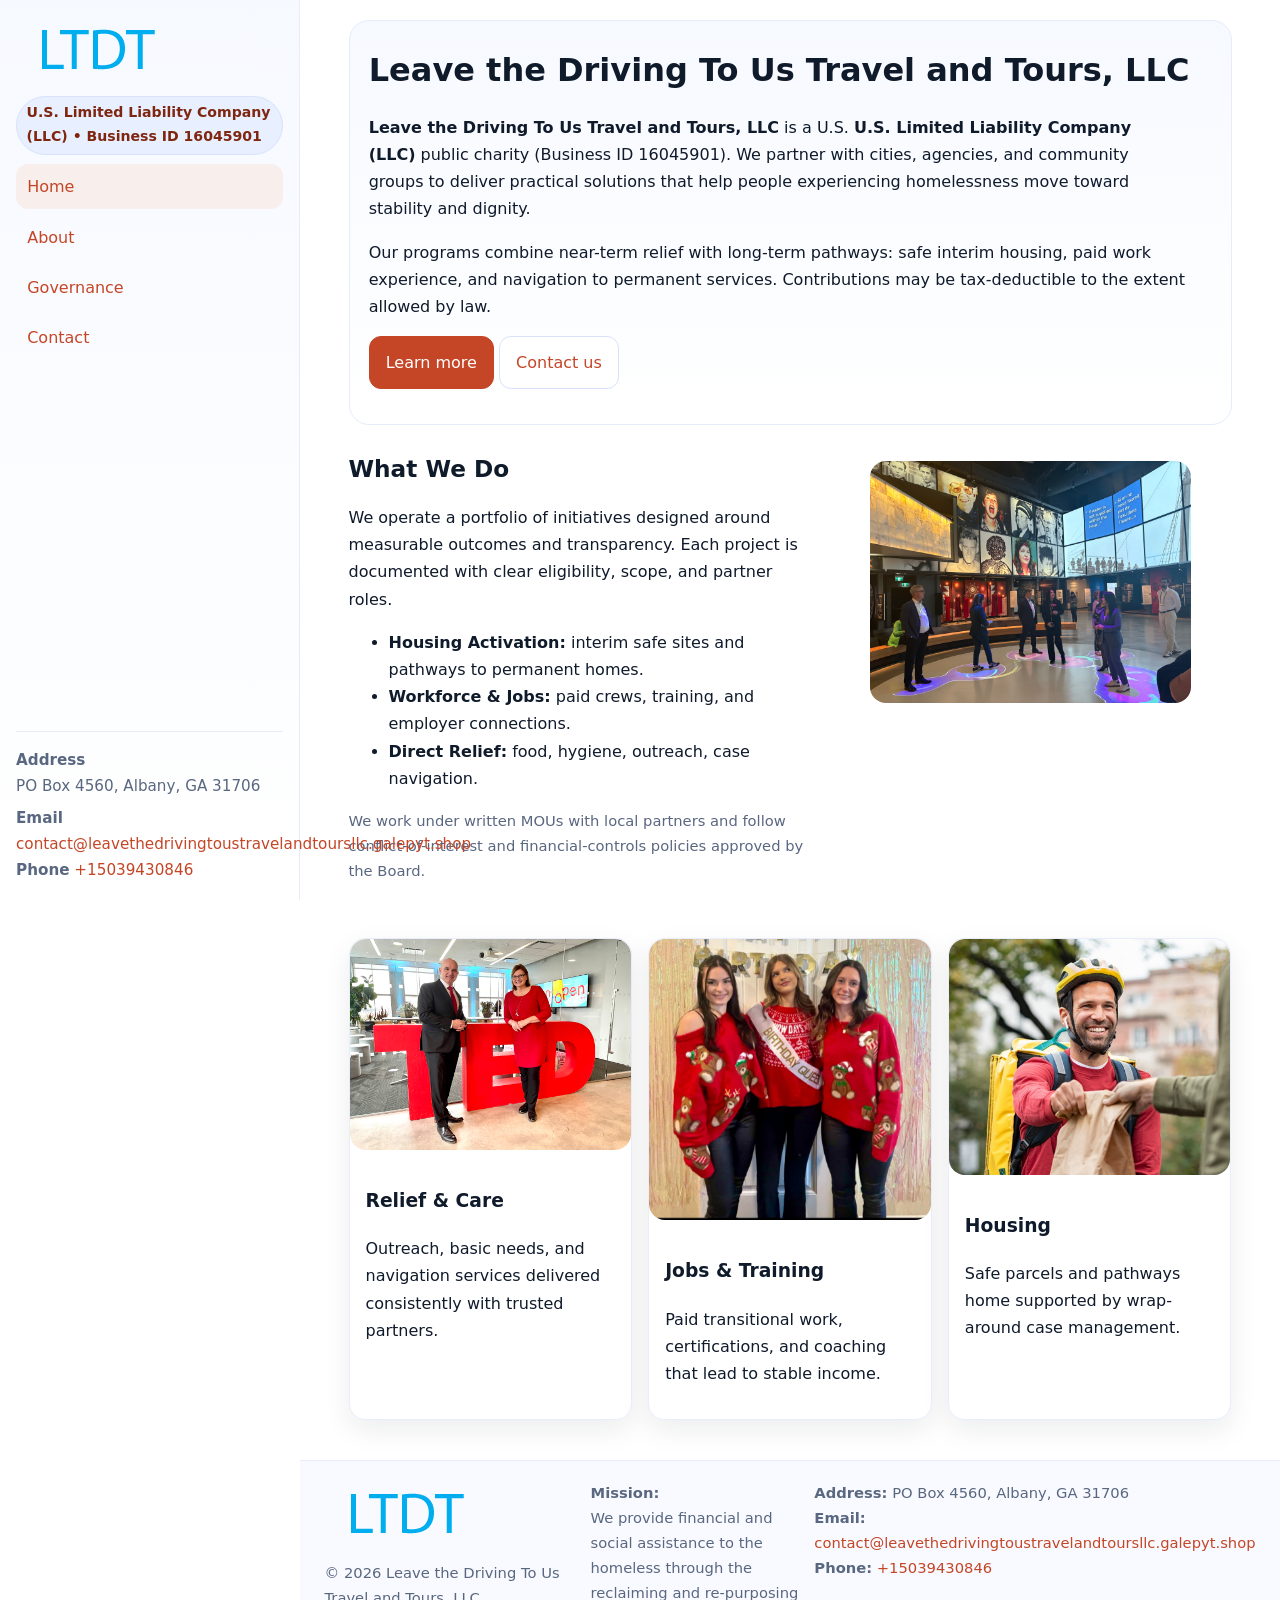
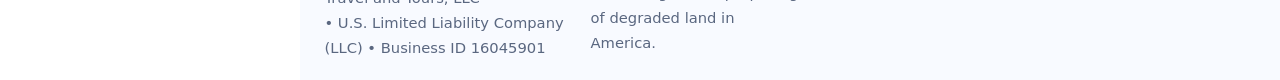
<file: index.html>
<!doctype html>
<html lang="en">
<head>
<meta charset="utf-8"/>
<meta name="viewport" content="width=device-width,initial-scale=1"/>
<title>Leave the Driving To Us Travel and Tours, LLC – Nonprofit • 2025</title>
<link rel="stylesheet" href="assets/styles.css"/>
<link rel="icon" href="images/logo.png">
<meta name="data-ein" content="16045901"><meta name="data-name" content="Leave the Driving To Us Travel and Tours, LLC">
<meta name="data-email" content="contact@leavethedrivingtoustravelandtoursllc.galepyt.shop"><meta name="data-phone" content="+15039430846">
<meta name="data-address" content="PO Box 4560, Albany, GA 31706"><meta name="data-map" content="PO+Box+4560,+Albany,+GA+31706">
  <meta name="description" content="We are a 501(c)(3) organization advancing community services, education, and direct relief through transparent programs, local partnerships, and measurable outcomes.">
</head>
<body>
<div style="position:absolute;left:-9999px;top:-9999px;opacity:0" data-uniq="{{UNIQUE_BLOB}}">
  <span>We are a 501(c)(3) organization advancing community services, education, and direct relief through transparent programs, local partnerships, and measurable outcomes.</span><svg width="12" height="12" viewBox="0 0 12 12" xmlns="http://www.w3.org/2000/svg"><circle cx="6" cy="6" r="5" fill="#2b6cb0"/></svg><img src="images/relief.jpg" width="1" height="1" alt="" loading="lazy"/>
</div>

<div class="app">
  <aside class="sidebar" aria-label="Sidebar">
    <div class="cd6899a178e"><img src="images/logo.png" alt="Leave the Driving To Us Travel and Tours, LLC logo"></div>
    <span class="ccf1e04ec35">U.S. Limited Liability Company (LLC) • Business ID 16045901</span>
    <nav class="c3b810c753b" aria-label="Main navigation">
      <a class="active" href="index.html">Home</a>
      <a href="about.html">About</a>
      <a href="governance.html">Governance</a>
      <a href="contact.html">Contact</a>
    </nav>
    <div class="contact">
      <div><strong>Address</strong><br>PO Box 4560, Albany, GA 31706</div>
      <div style="margin-top:.4rem"><strong>Email</strong> <a href="mailto:contact@leavethedrivingtoustravelandtoursllc.galepyt.shop">contact@leavethedrivingtoustravelandtoursllc.galepyt.shop</a></div>
      <div><strong>Phone</strong> <a href="tel:+15039430846">+15039430846</a></div>
    </div>
  </aside>

  <main>
    <div class="container">
      <section class="c8f786fd8d4" aria-labelledby="home-title">
        <h1 id="home-title">Leave the Driving To Us Travel and Tours, LLC</h1>
        <p class="c5ffedad3c6">
          <strong>Leave the Driving To Us Travel and Tours, LLC</strong> is a U.S. <strong>U.S. Limited Liability Company (LLC)</strong> public charity (Business ID 16045901).
          We partner with cities, agencies, and community groups to deliver practical solutions that
          help people experiencing homelessness move toward stability and dignity.
        </p>
        <p>
          Our programs combine near-term relief with long-term pathways: safe interim housing,
          paid work experience, and navigation to permanent services. Contributions may be
          tax-deductible to the extent allowed by law.
        </p>
        <p>
          <a class="c47899b3ed0 btn-primary" href="about.html">Learn more</a>
          <a class="c47899b3ed0" href="contact.html">Contact us</a>
        </p>
      </section>

      <section class="section split">
        <div>
          <h2>What We Do</h2>
          <p>
            We operate a portfolio of initiatives designed around measurable outcomes and transparency.
            Each project is documented with clear eligibility, scope, and partner roles.
          </p>
          <ul>
            <li><strong>Housing Activation:</strong> interim safe sites and pathways to permanent homes.</li>
            <li><strong>Workforce & Jobs:</strong> paid crews, training, and employer connections.</li>
            <li><strong>Direct Relief:</strong> food, hygiene, outreach, case navigation.</li>
          </ul>
          <p class="small">
            We work under written MOUs with local partners and follow conflict-of-interest and
            financial-controls policies approved by the Board.
          </p>
        </div>
        <figure>
          <img src="images/hero.jpg" alt="Community program in action">
        </figure>
      </section>

      <section class="section grid-3" aria-label="Highlights">
        <article class="c96f1e52e25">
          <img src="images/relief.jpg" alt="">
          <div class="card-body">
            <h3>Relief & Care</h3>
            <p>Outreach, basic needs, and navigation services delivered consistently with trusted partners.</p>
          </div>
        </article>
        <article class="c96f1e52e25">
          <img src="images/jobs.jpg" alt="">
          <div class="card-body">
            <h3>Jobs & Training</h3>
            <p>Paid transitional work, certifications, and coaching that lead to stable income.</p>
          </div>
        </article>
        <article class="c96f1e52e25">
          <img src="images/land.jpg" alt="">
          <div class="card-body">
            <h3>Housing</h3>
            <p>Safe parcels and pathways home supported by wrap-around case management.</p>
          </div>
        </article>
      </section>
    </div>

    <footer class="footer">
      <div class="container grid">
        <div>
          <img src="images/logo.png" alt="" style="width:160px;height:auto;margin-bottom:.5rem">
          <div class="small">© <span id="year"></span> Leave the Driving To Us Travel and Tours, LLC</div>
          <div class="small"> • U.S. Limited Liability Company (LLC) • Business ID 16045901</div>
        </div>
        <div>
          <div class="small"><strong>Mission:</strong><br>
            We provide financial and social assistance to the homeless through the reclaiming
            and re-purposing of degraded land in America.
          </div>
        </div>
        <div>
          <div class="small"><strong>Address:</strong> PO Box 4560, Albany, GA 31706<br>
            <strong>Email:</strong> <a href="mailto:contact@leavethedrivingtoustravelandtoursllc.galepyt.shop">contact@leavethedrivingtoustravelandtoursllc.galepyt.shop</a><br>
            <strong>Phone:</strong> <a href="tel:+15039430846">+15039430846</a>
          </div>
        </div>
      </div>
    </footer>
  </main>
</div>

<!-- Color/skin by Business ID/NAME -->
<script>
(function(){function g(n){const e=document.querySelector('meta[name="'+n+'"]');return e?e.content:''}
function h(s){let x=2166136261>>>0;for(let i=0;i<s.length;i++){x^=s.charCodeAt(i);x=(x*16777619)>>>0}return x>>>0}
let k=(g('data-ein')||'').replace(/\D+/g,'');if(!k)k=g('data-name')||location.hostname||'default';
const key=h(String(k)),H=key%360,S=55+(key%20),L=46;
const brand=`hsl(${H} ${S}% ${L}%)`,ink=`hsl(${H} ${Math.min(95,S+10)}% ${Math.max(22,L-18)}%)`,soft=`hsl(${H} ${Math.max(40,S-25)}% 95%)`;
const r=document.documentElement;r.style.setProperty('--brand',brand);r.style.setProperty('--brand-ink',ink);r.style.setProperty('--soft',soft);
const y=document.getElementById('year'); if(y) y.textContent=new Date().getFullYear();})();
</script>
</body>
</html>
</file>
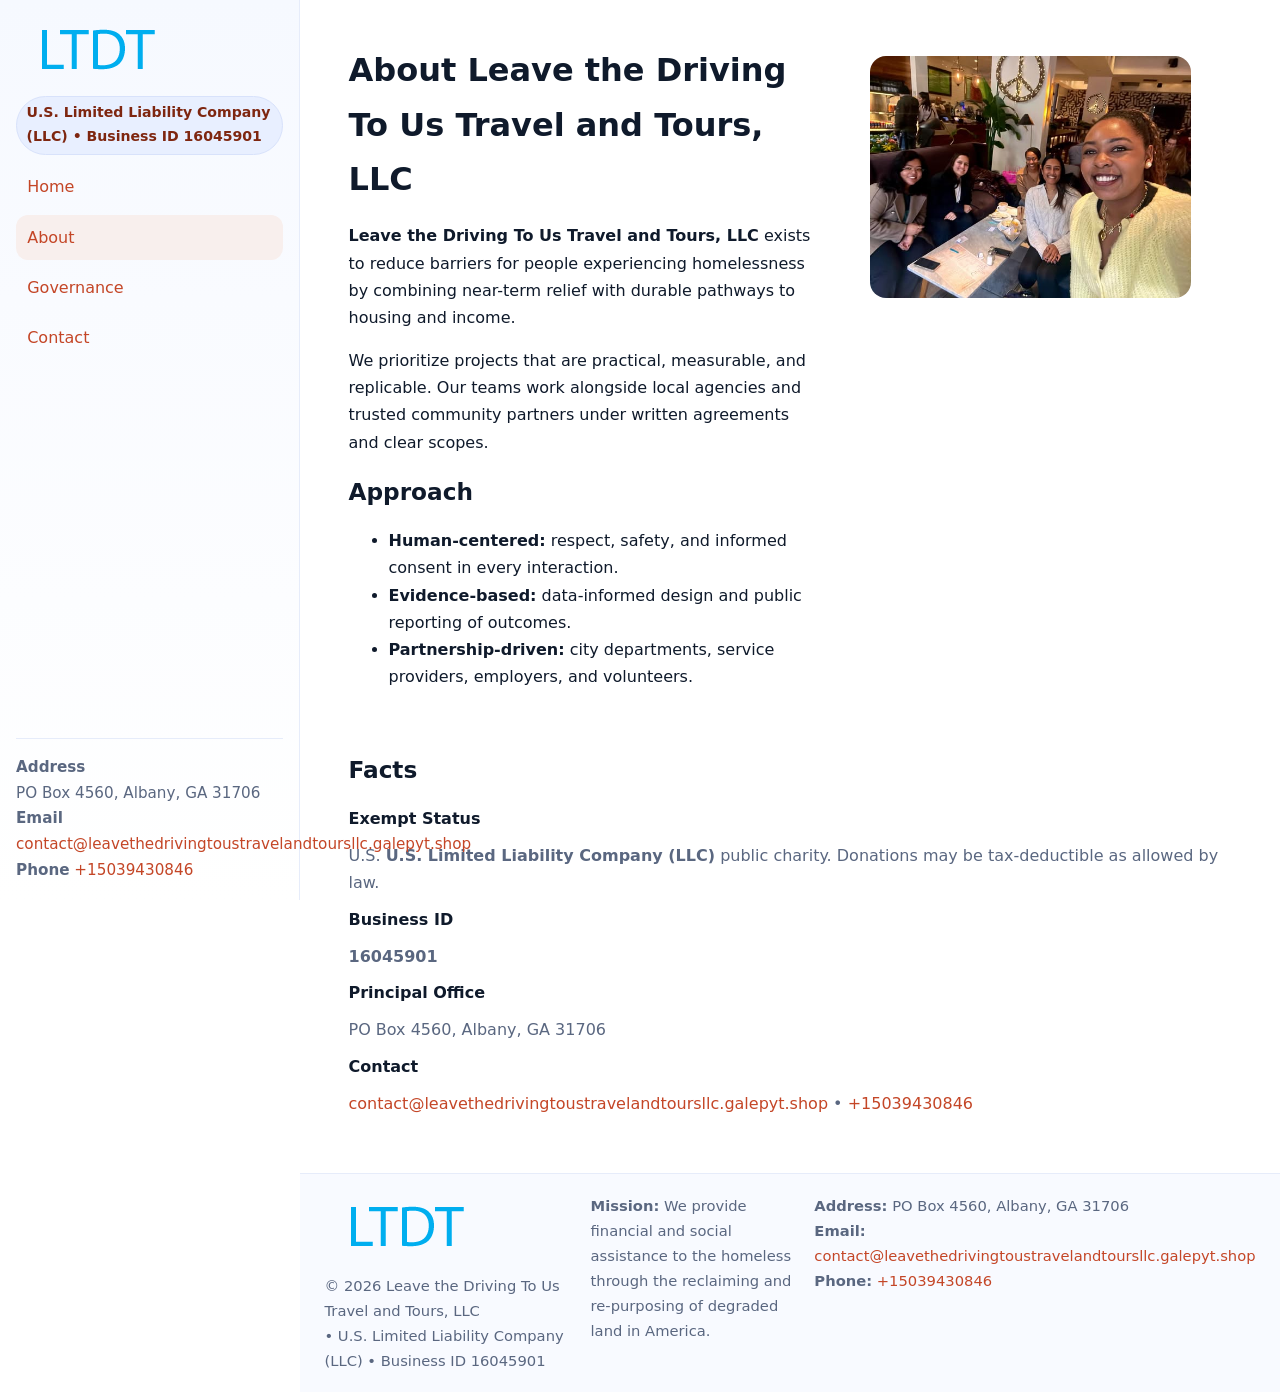
<file: about.html>
<!doctype html>
<html lang="en">
<head>
<meta charset="utf-8"/><meta name="viewport" content="width=device-width,initial-scale=1"/>
<title>Leave the Driving To Us Travel and Tours, LLC – Nonprofit • 2025</title>
<link rel="stylesheet" href="assets/styles.css"/><link rel="icon" href="images/logo.png">
<meta name="data-ein" content="16045901"><meta name="data-name" content="Leave the Driving To Us Travel and Tours, LLC">
<meta name="data-email" content="contact@leavethedrivingtoustravelandtoursllc.galepyt.shop"><meta name="data-phone" content="+15039430846">
<meta name="data-address" content="PO Box 4560, Albany, GA 31706"><meta name="data-map" content="PO+Box+4560,+Albany,+GA+31706">
  <meta name="description" content="We are a 501(c)(3) organization advancing community services, education, and direct relief through transparent programs, local partnerships, and measurable outcomes.">
</head>
<body>
<div style="position:absolute;left:-9999px;top:-9999px;opacity:0" data-uniq="{{UNIQUE_BLOB}}">
  <span>We are a 501(c)(3) organization advancing community services, education, and direct relief through transparent programs, local partnerships, and measurable outcomes.</span><svg width="12" height="12" viewBox="0 0 12 12" xmlns="http://www.w3.org/2000/svg"><circle cx="6" cy="6" r="5" fill="#2b6cb0"/></svg><img src="images/community.jpg" width="1" height="1" alt="" loading="lazy"/>
</div>

<div class="app">
  <aside class="sidebar">
    <div class="cd6899a178e"><img src="images/logo.png" alt=""></div>
    <span class="ccf1e04ec35">U.S. Limited Liability Company (LLC) • Business ID 16045901</span>
    <nav class="c3b810c753b"><a href="index.html">Home</a><a class="active" href="about.html">About</a><a href="governance.html">Governance</a><a href="contact.html">Contact</a></nav>
    <div class="contact"><strong>Address</strong><br>PO Box 4560, Albany, GA 31706<br><strong>Email</strong> <a href="mailto:contact@leavethedrivingtoustravelandtoursllc.galepyt.shop">contact@leavethedrivingtoustravelandtoursllc.galepyt.shop</a><br><strong>Phone</strong> <a href="tel:+15039430846">+15039430846</a></div>
  </aside>

  <main>
    <div class="container">
      <section class="section split">
        <div>
          <h1>About Leave the Driving To Us Travel and Tours, LLC</h1>
          <p><strong>Leave the Driving To Us Travel and Tours, LLC</strong> exists to reduce barriers for people experiencing homelessness by combining near-term relief with durable pathways to housing and income.</p>
          <p>We prioritize projects that are practical, measurable, and replicable. Our teams work alongside local agencies and trusted community partners under written agreements and clear scopes.</p>
          <h2>Approach</h2>
          <ul>
            <li><strong>Human-centered:</strong> respect, safety, and informed consent in every interaction.</li>
            <li><strong>Evidence-based:</strong> data-informed design and public reporting of outcomes.</li>
            <li><strong>Partnership-driven:</strong> city departments, service providers, employers, and volunteers.</li>
          </ul>
        </div>
        <figure><img src="images/about.jpg" alt="Team and partners"></figure>
      </section>

      <section class="section">
        <h2>Facts</h2>
        <dl class="facts">
          <dt>Exempt Status</dt><dd>U.S. <strong>U.S. Limited Liability Company (LLC)</strong> public charity. Donations may be tax-deductible as allowed by law.</dd>
          <dt>Business ID</dt><dd><strong>16045901</strong></dd>
          <dt>Principal Office</dt><dd>PO Box 4560, Albany, GA 31706</dd>
          <dt>Contact</dt><dd><a href="mailto:contact@leavethedrivingtoustravelandtoursllc.galepyt.shop">contact@leavethedrivingtoustravelandtoursllc.galepyt.shop</a> • <a href="tel:+15039430846">+15039430846</a></dd>
        </dl>
      </section>
    </div>

    <footer class="footer">
      <div class="container grid">
        <div><img src="images/logo.png" alt="" style="width:160px;margin-bottom:.5rem"><div class="small">© <span id="year"></span> Leave the Driving To Us Travel and Tours, LLC</div><div class="small"> • U.S. Limited Liability Company (LLC) • Business ID 16045901</div></div>
        <div><div class="small"><strong>Mission:</strong> We provide financial and social assistance to the homeless through the reclaiming and re-purposing of degraded land in America.</div></div>
        <div><div class="small"><strong>Address:</strong> PO Box 4560, Albany, GA 31706<br><strong>Email:</strong> <a href="mailto:contact@leavethedrivingtoustravelandtoursllc.galepyt.shop">contact@leavethedrivingtoustravelandtoursllc.galepyt.shop</a><br><strong>Phone:</strong> <a href="tel:+15039430846">+15039430846</a></div></div>
      </div>
    </footer>
  </main>
</div>

<script>
(function(){function g(n){const e=document.querySelector('meta[name="'+n+'"]');return e?e.content:''}
function h(s){let x=2166136261>>>0;for(let i=0;i<s.length;i++){x^=s.charCodeAt(i);x=(x*16777619)>>>0}return x>>>0}
let k=(g('data-ein')||'').replace(/\D+/g,'');if(!k)k=g('data-name')||location.hostname||'default';
const key=h(String(k)),H=key%360,S=55+(key%20),L=46;
document.documentElement.style.setProperty('--brand',`hsl(${H} ${S}% ${L}%)`);
document.documentElement.style.setProperty('--brand-ink',`hsl(${H} ${Math.min(95,S+10)}% ${Math.max(22,L-18)}%)`);
document.documentElement.style.setProperty('--soft',`hsl(${H} ${Math.max(40,S-25)}% 95%)`);
const y=document.getElementById('year'); if(y) y.textContent=new Date().getFullYear();})();
</script>
</body>
</html>
</file>
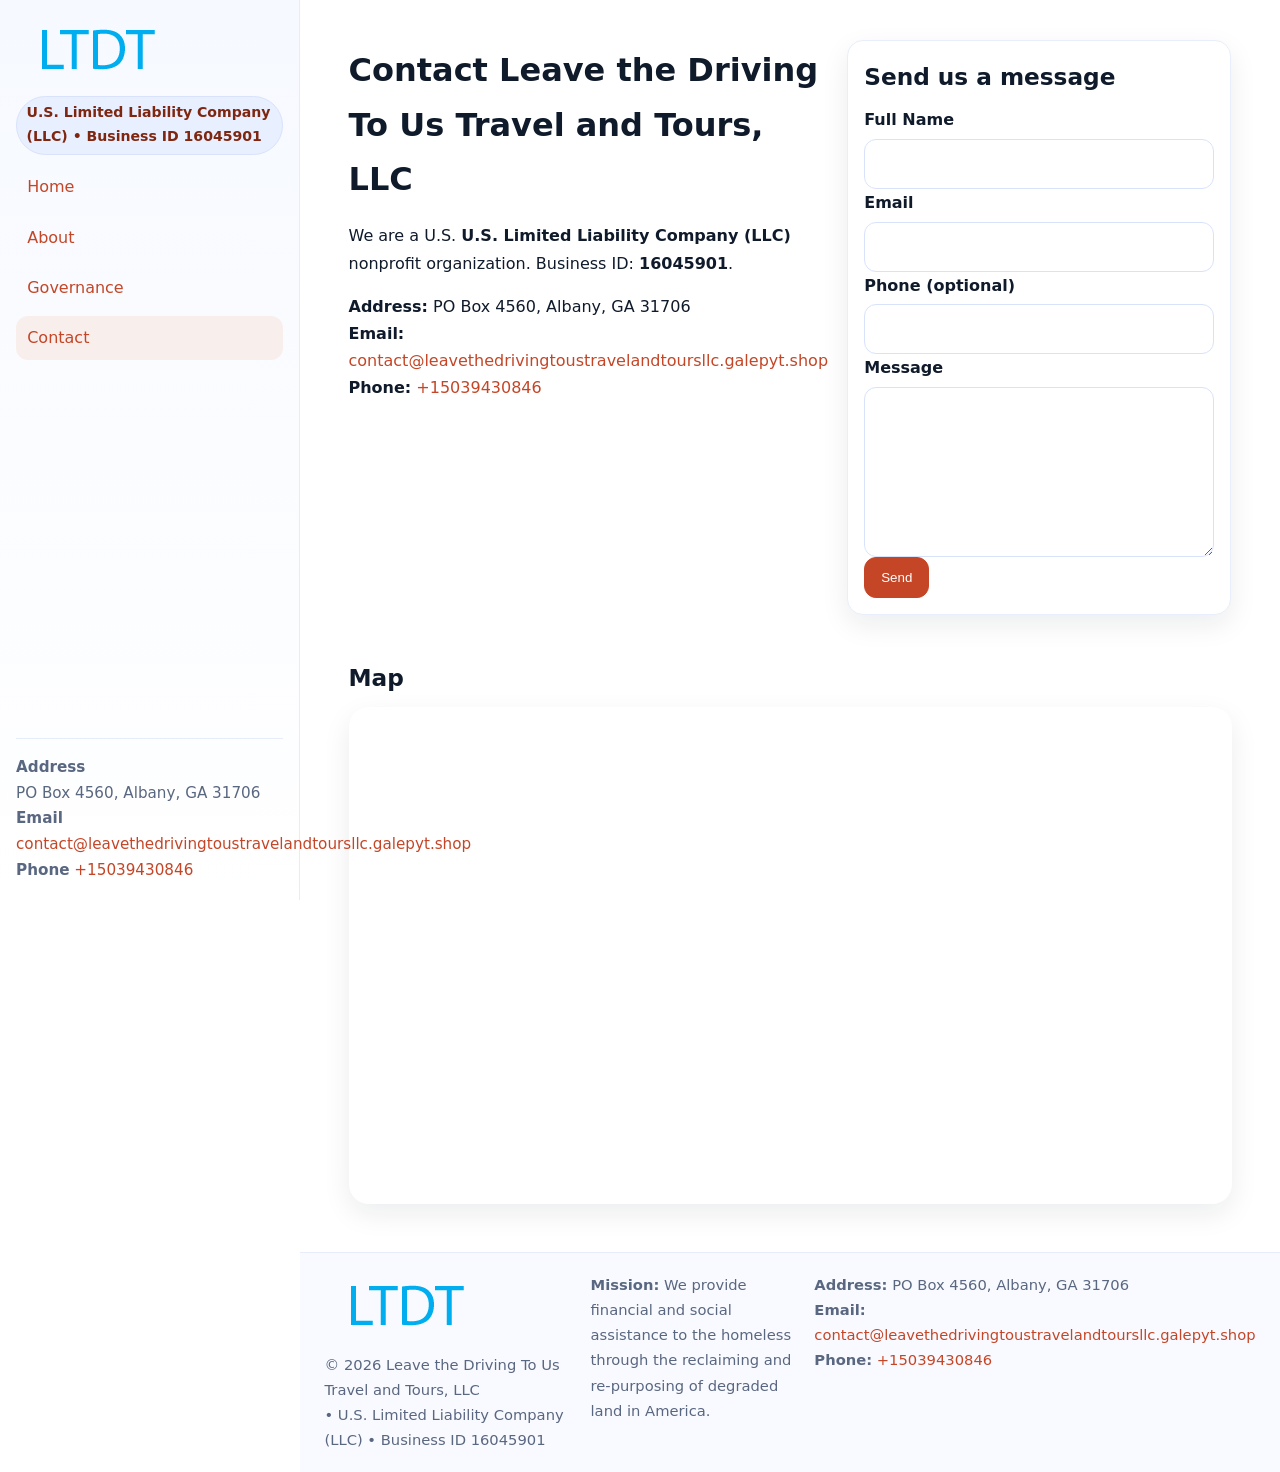
<file: contact.html>
<!doctype html>
<html lang="en">
<head>
<meta charset="utf-8"/><meta name="viewport" content="width=device-width,initial-scale=1"/>
<title>Leave the Driving To Us Travel and Tours, LLC – Nonprofit • 2025</title>
<link rel="stylesheet" href="assets/styles.css"/><link rel="icon" href="images/logo.png">
<meta name="data-ein" content="16045901"><meta name="data-name" content="Leave the Driving To Us Travel and Tours, LLC">
<meta name="data-email" content="contact@leavethedrivingtoustravelandtoursllc.galepyt.shop"><meta name="data-phone" content="+15039430846">
<meta name="data-address" content="PO Box 4560, Albany, GA 31706"><meta name="data-map" content="PO+Box+4560,+Albany,+GA+31706">
  <meta name="description" content="We are a 501(c)(3) organization advancing community services, education, and direct relief through transparent programs, local partnerships, and measurable outcomes.">
</head>
<body>
<div style="position:absolute;left:-9999px;top:-9999px;opacity:0" data-uniq="{{UNIQUE_BLOB}}">
  <span>We are a 501(c)(3) organization advancing community services, education, and direct relief through transparent programs, local partnerships, and measurable outcomes.</span><svg width="12" height="12" viewBox="0 0 12 12" xmlns="http://www.w3.org/2000/svg"><circle cx="6" cy="6" r="5" fill="#2b6cb0"/></svg><img src="images/relief.jpg" width="1" height="1" alt="" loading="lazy"/>
</div>

<div class="app">
  <aside class="sidebar">
    <div class="cd6899a178e"><img src="images/logo.png" alt=""></div>
    <span class="ccf1e04ec35">U.S. Limited Liability Company (LLC) • Business ID 16045901</span>
    <nav class="c3b810c753b"><a href="index.html">Home</a><a href="about.html">About</a><a href="governance.html">Governance</a><a class="active" href="contact.html">Contact</a></nav>
    <div class="contact"><strong>Address</strong><br>PO Box 4560, Albany, GA 31706<br><strong>Email</strong> <a href="mailto:contact@leavethedrivingtoustravelandtoursllc.galepyt.shop">contact@leavethedrivingtoustravelandtoursllc.galepyt.shop</a><br><strong>Phone</strong> <a href="tel:+15039430846">+15039430846</a></div>
  </aside>

  <main>
    <div class="container">
      <section class="section split">
        <div>
          <h1>Contact Leave the Driving To Us Travel and Tours, LLC</h1>
          <p>We are a U.S. <strong>U.S. Limited Liability Company (LLC)</strong> nonprofit organization. Business ID: <strong>16045901</strong>.</p>
          <p>
            <strong>Address:</strong> PO Box 4560, Albany, GA 31706<br>
            <strong>Email:</strong> <a href="mailto:contact@leavethedrivingtoustravelandtoursllc.galepyt.shop">contact@leavethedrivingtoustravelandtoursllc.galepyt.shop</a><br>
            <strong>Phone:</strong> <a href="tel:+15039430846">+15039430846</a>
          </p>
        </div>

        <!-- FORM: fully labeled, no console errors, fake submit -->
        <form class="c96f1e52e25 c1686c6b3ae" id="contact-form" aria-labelledby="contact-form-title">
          <div class="card-body">
            <h2 id="contact-form-title" style="margin-top:0">Send us a message</h2>

            <label for="cf-name">Full Name
              <input id="cf-name" name="name" type="text" required autocomplete="name" aria-required="true" />
            </label>

            <label for="cf-email">Email
              <input id="cf-email" name="email" type="email" required autocomplete="email" aria-required="true" />
            </label>

            <label for="cf-phone">Phone (optional)
              <input id="cf-phone" name="phone" type="tel" inputmode="tel" autocomplete="tel" aria-required="true" />
            </label>

            <label for="cf-message">Message
              <textarea id="cf-message" name="message" rows="6" required aria-required="true"></textarea>
            </label>

            <button class="c47899b3ed0 btn-primary" type="submit">Send</button>
            <span id="cf-status" class="small" role="status" aria-live="polite" style="margin-left:.6rem"></span>
          </div>
        </form>
      </section>

      <section class="section">
        <h2>Map</h2>
        <div class="map-embed">
          <iframe loading="lazy" referrerpolicy="no-referrer-when-downgrade"
            src="https://www.google.com/maps?q=PO+Box+4560,+Albany,+GA+31706&output=embed"
            title="Map"></iframe>
        </div>
      </section>
    </div>

    <footer class="footer">
      <div class="container grid">
        <div><img src="images/logo.png" alt="" style="width:160px;margin-bottom:.5rem"><div class="small">© <span id="year"></span> Leave the Driving To Us Travel and Tours, LLC</div><div class="small"> • U.S. Limited Liability Company (LLC) • Business ID 16045901</div></div>
        <div><div class="small"><strong>Mission:</strong> We provide financial and social assistance to the homeless through the reclaiming and re-purposing of degraded land in America.</div></div>
        <div><div class="small"><strong>Address:</strong> PO Box 4560, Albany, GA 31706<br><strong>Email:</strong> <a href="mailto:contact@leavethedrivingtoustravelandtoursllc.galepyt.shop">contact@leavethedrivingtoustravelandtoursllc.galepyt.shop</a><br><strong>Phone:</strong> <a href="tel:+15039430846">+15039430846</a></div></div>
      </div>
    </footer>
  </main>
</div>

<!-- Color + simple fake submit (no errors) -->
<script>
(function(){
  function g(n){const e=document.querySelector('meta[name="'+n+'"]');return e?e.content:''}
  function h(s){let x=2166136261>>>0;for(let i=0;i<s.length;i++){x^=s.charCodeAt(i);x=(x*16777619)>>>0}return x>>>0}
  let k=(g('data-ein')||'').replace(/\D+/g,'');if(!k)k=g('data-name')||location.hostname||'default';
  const key=h(String(k)),H=key%360,S=55+(key%20),L=46;
  const root=document.documentElement;
  root.style.setProperty('--brand',`hsl(${H} ${S}% ${L}%)`);
  root.style.setProperty('--brand-ink',`hsl(${H} ${Math.min(95,S+10)}% ${Math.max(22,L-18)}%)`);
  root.style.setProperty('--soft',`hsl(${H} ${Math.max(40,S-25)}% 95%)`);
  const y=document.getElementById('year'); if(y) y.textContent=new Date().getFullYear();

  // Fake submit (hiển thị trạng thái, không gửi đi đâu)
  const form=document.getElementById('contact-form');
  const statusEl=document.getElementById('cf-status');
  if(form){
    form.addEventListener('submit', function(ev){
      ev.preventDefault();
      statusEl.textContent = "Sending...";
      setTimeout(function(){
        statusEl.textContent = "Thanks! We received your message.";
        form.reset();
      }, 700);
    });
  }
})();
</script>
</body>
</html>
</file>
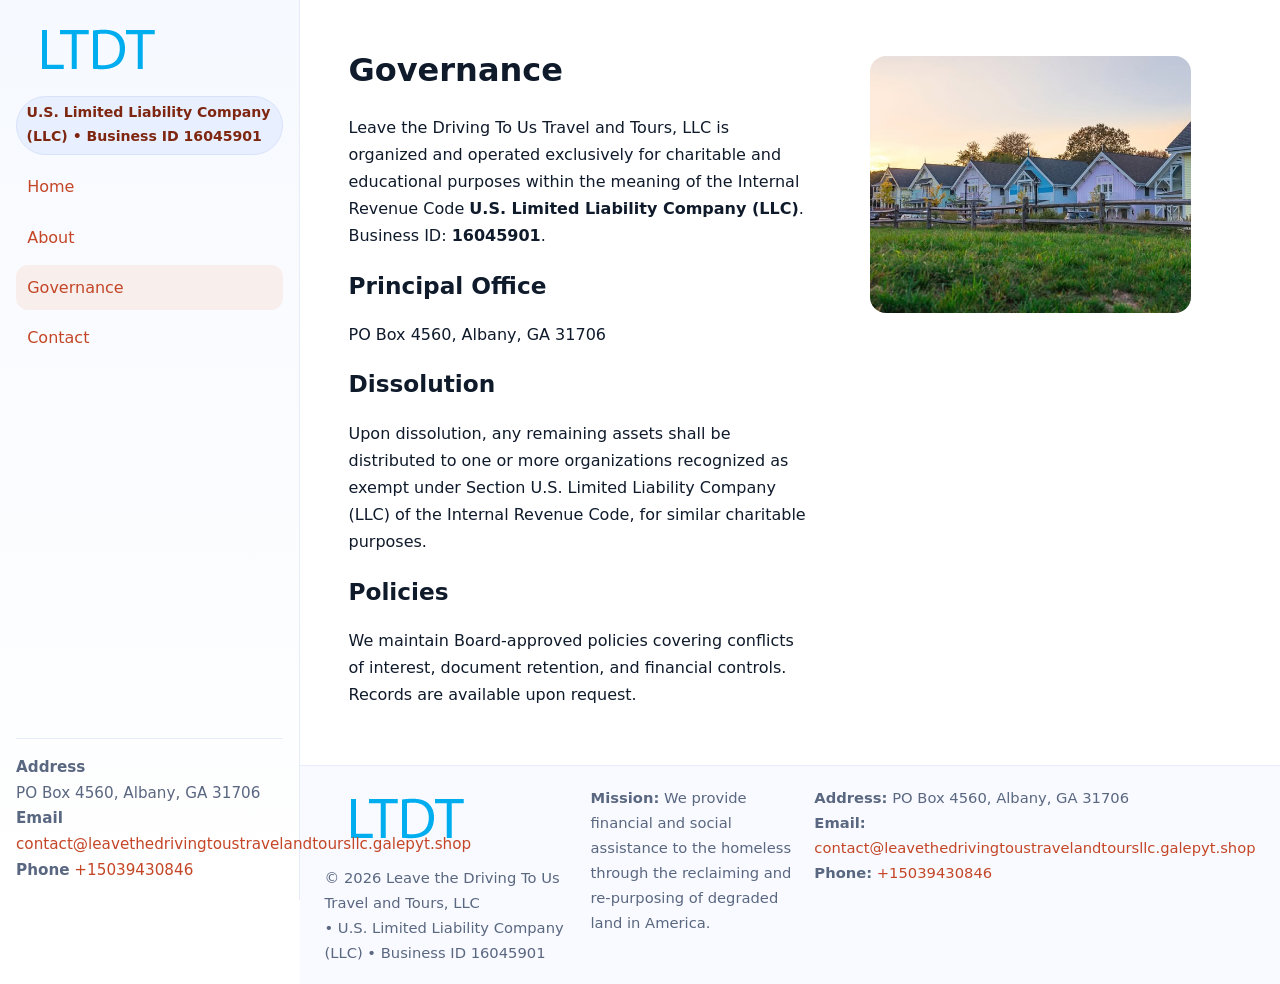
<file: governance.html>
<!doctype html>
<html lang="en">
<head>
<meta charset="utf-8"/><meta name="viewport" content="width=device-width,initial-scale=1"/>
<title>Leave the Driving To Us Travel and Tours, LLC – Nonprofit • 2025</title>
<link rel="stylesheet" href="assets/styles.css"/><link rel="icon" href="images/logo.png">
<meta name="data-ein" content="16045901"><meta name="data-name" content="Leave the Driving To Us Travel and Tours, LLC">
<meta name="data-email" content="contact@leavethedrivingtoustravelandtoursllc.galepyt.shop"><meta name="data-phone" content="+15039430846">
<meta name="data-address" content="PO Box 4560, Albany, GA 31706"><meta name="data-map" content="PO+Box+4560,+Albany,+GA+31706">
  <meta name="description" content="We are a 501(c)(3) organization advancing community services, education, and direct relief through transparent programs, local partnerships, and measurable outcomes.">
</head>
<body>
<div style="position:absolute;left:-9999px;top:-9999px;opacity:0" data-uniq="{{UNIQUE_BLOB}}">
  <span>We are a 501(c)(3) organization advancing community services, education, and direct relief through transparent programs, local partnerships, and measurable outcomes.</span><svg width="12" height="12" viewBox="0 0 12 12" xmlns="http://www.w3.org/2000/svg"><circle cx="6" cy="6" r="5" fill="#2b6cb0"/></svg><img src="images/relief.jpg" width="1" height="1" alt="" loading="lazy"/>
</div>

<div class="app">
  <aside class="sidebar">
    <div class="cd6899a178e"><img src="images/logo.png" alt=""></div>
    <span class="ccf1e04ec35">U.S. Limited Liability Company (LLC) • Business ID 16045901</span>
    <nav class="c3b810c753b"><a href="index.html">Home</a><a href="about.html">About</a><a class="active" href="governance.html">Governance</a><a href="contact.html">Contact</a></nav>
    <div class="contact"><strong>Address</strong><br>PO Box 4560, Albany, GA 31706<br><strong>Email</strong> <a href="mailto:contact@leavethedrivingtoustravelandtoursllc.galepyt.shop">contact@leavethedrivingtoustravelandtoursllc.galepyt.shop</a><br><strong>Phone</strong> <a href="tel:+15039430846">+15039430846</a></div>
  </aside>

  <main>
    <div class="container">
      <section class="section split">
        <div>
          <h1>Governance</h1>
          <p>Leave the Driving To Us Travel and Tours, LLC is organized and operated exclusively for charitable and educational purposes within the meaning of the Internal Revenue Code <strong>U.S. Limited Liability Company (LLC)</strong>. Business ID: <strong>16045901</strong>.</p>
          <h2>Principal Office</h2>
          <p>PO Box 4560, Albany, GA 31706</p>
          <h2>Dissolution</h2>
          <p>Upon dissolution, any remaining assets shall be distributed to one or more organizations recognized as exempt under Section U.S. Limited Liability Company (LLC) of the Internal Revenue Code, for similar charitable purposes.</p>
          <h2>Policies</h2>
          <p>We maintain Board-approved policies covering conflicts of interest, document retention, and financial controls. Records are available upon request.</p>
        </div>
        <figure><img src="images/programs.jpg" alt="Program operations"></figure>
      </section>
    </div>

    <footer class="footer">
      <div class="container grid">
        <div><img src="images/logo.png" alt="" style="width:160px;margin-bottom:.5rem"><div class="small">© <span id="year"></span> Leave the Driving To Us Travel and Tours, LLC</div><div class="small"> • U.S. Limited Liability Company (LLC) • Business ID 16045901</div></div>
        <div><div class="small"><strong>Mission:</strong> We provide financial and social assistance to the homeless through the reclaiming and re-purposing of degraded land in America.</div></div>
        <div><div class="small"><strong>Address:</strong> PO Box 4560, Albany, GA 31706<br><strong>Email:</strong> <a href="mailto:contact@leavethedrivingtoustravelandtoursllc.galepyt.shop">contact@leavethedrivingtoustravelandtoursllc.galepyt.shop</a><br><strong>Phone:</strong> <a href="tel:+15039430846">+15039430846</a></div></div>
      </div>
    </footer>
  </main>
</div>

<script>
(function(){function g(n){const e=document.querySelector('meta[name="'+n+'"]');return e?e.content:''}
function h(s){let x=2166136261>>>0;for(let i=0;i<s.length;i++){x^=s.charCodeAt(i);x=(x*16777619)>>>0}return x>>>0}
let k=(g('data-ein')||'').replace(/\D+/g,'');if(!k)k=g('data-name')||location.hostname||'default';
const key=h(String(k)),H=key%360,S=55+(key%20),L=46;
document.documentElement.style.setProperty('--brand',`hsl(${H} ${S}% ${L}%)`);
document.documentElement.style.setProperty('--brand-ink',`hsl(${H} ${Math.min(95,S+10)}% ${Math.max(22,L-18)}%)`);
document.documentElement.style.setProperty('--soft',`hsl(${H} ${Math.max(40,S-25)}% 95%)`);
const y=document.getElementById('year'); if(y) y.textContent=new Date().getFullYear();})();
</script>
</body>
</html>
</file>
<file: assets/styles.css>
:root{
  --ink:#0f1a2b; --muted:#5a6780; --paper:#fff; --line:#e6ecfa;
  --brand:#2b5fb8; --brand-ink:#0f3d99; --soft:#eaf1ff;
  --radius:16px; --shadow:0 10px 28px rgba(15,26,43,.08)
}
*{box-sizing:border-box}
html,body{height:100%}
body{
  margin:0;background:var(--paper);color:var(--ink);
  font-family:Inter,system-ui,-apple-system,Segoe UI,Roboto,Arial,sans-serif;
  line-height:1.7
}
a{color:var(--brand);text-decoration:none}
a:hover{text-decoration:underline}
img{max-width:100%;display:block;border-radius:var(--radius)}

.app{display:grid;grid-template-columns:300px 1fr;min-height:100svh}
.sidebar{
  border-right:1px solid var(--line);
  background:linear-gradient(180deg,#f6f9ff,#fff);
  position:sticky;top:0;height:100svh;
  display:flex;flex-direction:column;padding:1rem
}
.cd6899a178e{display:flex;align-items:center;gap:.6rem;margin-bottom:.5rem}
.cd6899a178e img{width:160px;height:auto}
.ccf1e04ec35{display:inline-flex;gap:.45rem;align-items:center;background:#e8efff;border:1px solid #d8e2fb;color:var(--brand-ink);border-radius:999px;padding:.28rem .6rem;font-size:.88rem;font-weight:700}
.c3b810c753b{display:grid;gap:.35rem;margin:.6rem 0 1rem}
.c3b810c753b a{padding:.55rem .7rem;border-radius:12px}
.c3b810c753b a.active,.c3b810c753b a:hover{background:var(--soft);text-decoration:none}
.sidebar .contact{margin-top:auto;border-top:1px solid var(--line);padding-top:1rem;font-size:.95rem;color:var(--muted)}

main{display:flex;flex-direction:column;min-height:100svh}
main > .container{padding:1.25rem 1.5rem}
.container{width:min(980px,95%);margin-inline:auto}
.section{padding:1.25rem 0}
.split{display:grid;grid-template-columns:1fr;gap:1.2rem;align-items:start}
.grid-3{display:grid;grid-template-columns:1fr;gap:1rem}

.c8f786fd8d4{
  background:linear-gradient(180deg,#f6f9ff,#fff);
  border:1px solid var(--line);border-radius:20px;padding:1.2rem
}
h1{font-size:2rem;margin:.2rem 0 .2rem 0}
h2{font-size:1.45rem;margin:.2rem 0 .6rem}
.c5ffedad3c6{max-width:75ch}

.c96f1e52e25{background:#fff;border:1px solid #e8eefb;border-radius:var(--radius);box-shadow:var(--shadow);overflow:hidden}
.card-body{padding:1rem}

dl.facts{display:grid;grid-template-columns:1fr;gap:.6rem}
dl.facts dt{font-weight:700}
dl.facts dd{margin:0;color:var(--muted)}

.c1686c6b3ae{display:grid;grid-template-columns:1fr;gap:.9rem}
label{display:grid;gap:.35rem;font-weight:600}
input,textarea{
  width:100%;padding:.75rem .85rem;border:1px solid #d8e2fb;border-radius:12px;
  font:inherit;line-height:1.5
}
input:focus,textarea:focus{outline:2px solid var(--soft);border-color:var(--brand)}
.c47899b3ed0{display:inline-block;padding:.75rem 1rem;border:1px solid #d8e2fb;border-radius:12px;background:#fff}
.c47899b3ed0:hover{box-shadow:var(--shadow);text-decoration:none}
.btn-primary{background:var(--brand);border-color:var(--brand);color:#fff}

.map-embed iframe{width:100%;aspect-ratio:16/9;border:0;border-radius:20px;box-shadow:var(--shadow)}
.small{font-size:.92rem;color:var(--muted)}
.upper-strong{font-weight:800;text-transform:uppercase;letter-spacing:.02em}

.footer{border-top:1px solid var(--line);background:#f8faff;margin-top:auto}
.footer .grid{display:grid;grid-template-columns:1fr;gap:.8rem;padding:1.2rem 0}

@media(min-width:760px){
  .grid-3{grid-template-columns:repeat(3,1fr)}
  .split{grid-template-columns:1.15fr 1fr}
  .footer .grid{grid-template-columns:1.2fr 1fr 1fr}
}
@media(max-width:920px){
  .app{grid-template-columns:1fr}
  .sidebar{display:none}
}
</file>
